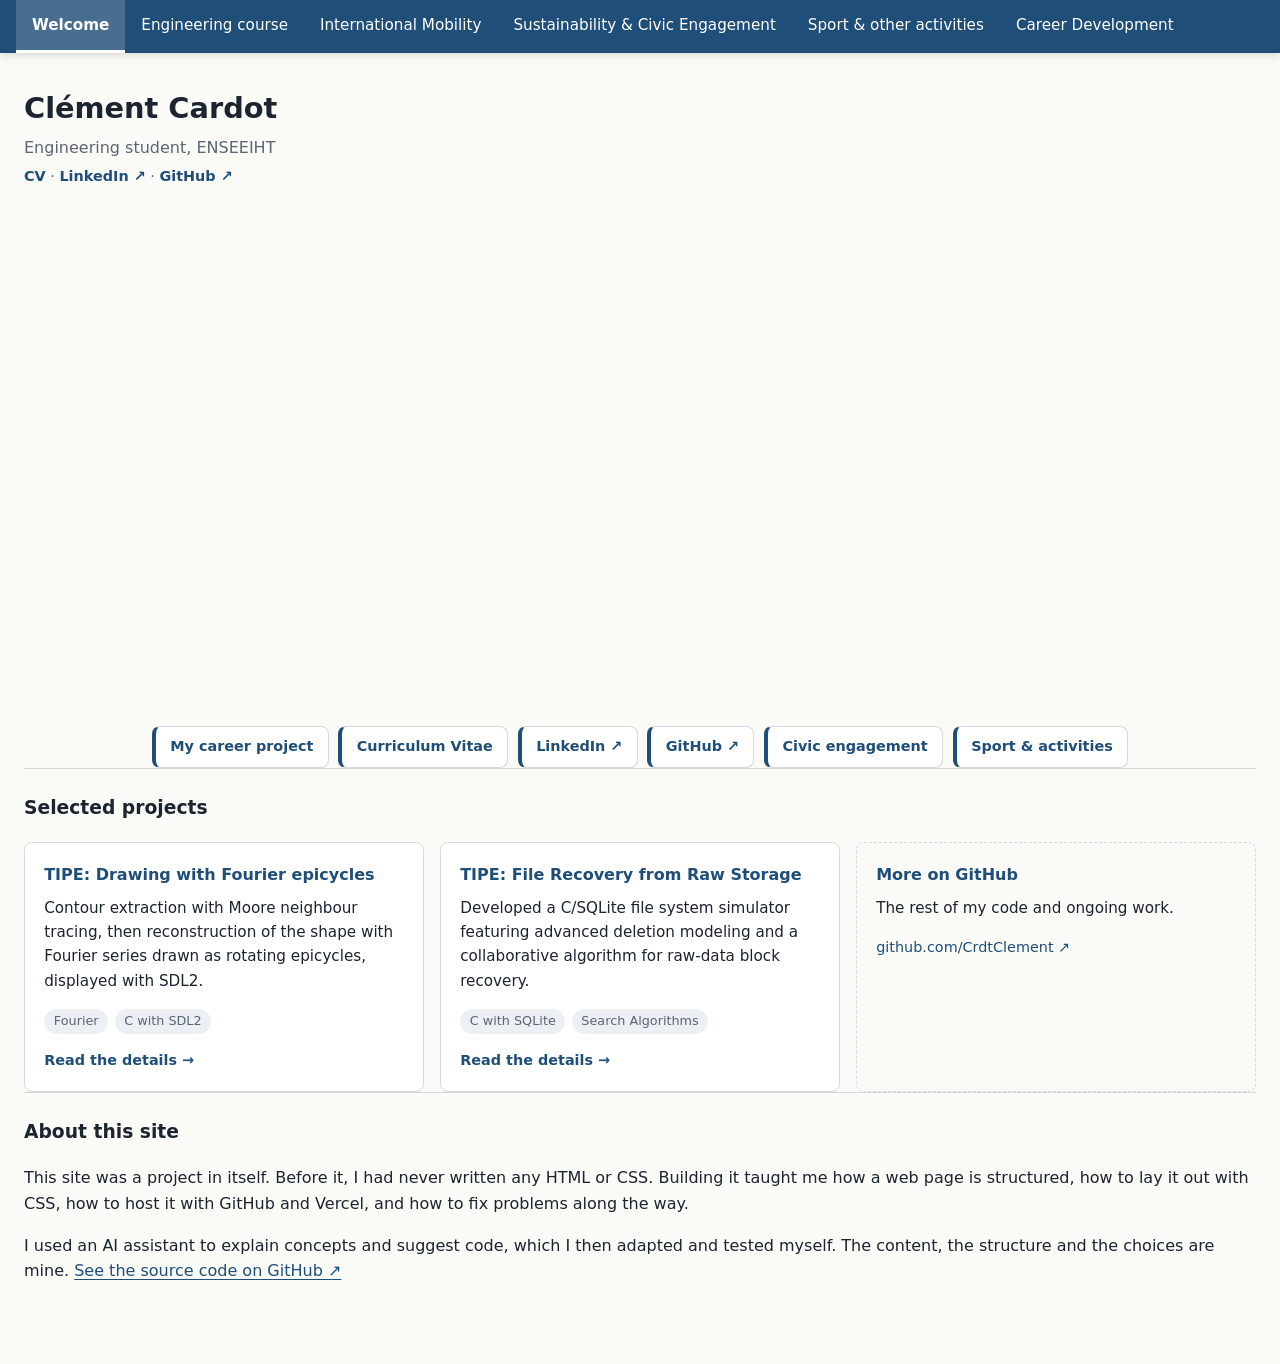
<file: index.html>
<!DOCTYPE html>
<html lang="en">
<head>
  <meta charset="UTF-8">
  <meta name="viewport" content="width=device-width, initial-scale=1">
  <title>Welcome | Clément</title>
  <link rel="stylesheet" href="style.css">
</head>
<body>
  <div class="sitebar" role="navigation" aria-label="Main navigation">
  <div class="sitebar-inner">
    <a href="index.html" aria-current="page">Welcome</a>
    <a href="engineering.html">Engineering course</a>
    <a href="mobility.html">International Mobility</a>
    <a href="civic.html">Sustainability &amp; Civic Engagement</a>
    <a href="sport.html">Sport &amp; other activities</a>
    <a href="career.html">Career Development</a>
  </div>
</div>

<header>
  <h1>Clément Cardot</h1>
  <p>Engineering student, ENSEEIHT</p>
  <p class="header-links">
    <a href="cv.html">CV</a> ·
    <a href="https://www.linkedin.com/in/cardot-clement" target="_blank" rel="noopener">LinkedIn ↗</a> ·
    <a href="https://github.com/CrdtClement" target="_blank" rel="noopener">GitHub ↗</a>
  </p>
</header>
  <main>
    <div style="text-align: center;">
      <div class="video-wrap" style="margin: 1rem auto 0;">
        <iframe
          src="https://www.youtube-nocookie.com/embed/1KjrwTMRfSI?cc_load_policy=1&cc_lang_pref=en&hl=en&rel=0"
          title="Pitch video by Clément Cardot"
          loading="lazy"
          referrerpolicy="strict-origin-when-cross-origin"
          allowfullscreen></iframe>
      </div>
      <div class="hero-actions" style="justify-content: center;">
      <a class="hero-link" href="career.html">My career project</a>
      <a class="hero-link" href="cv.html">Curriculum Vitae</a>
      <a class="hero-link" href="https://www.linkedin.com/in/cardot-clement" target="_blank" rel="noopener">LinkedIn ↗</a>
      <a class="hero-link" href="https://github.com/CrdtClement" target="_blank" rel="noopener">GitHub ↗</a>
      <a class="hero-link" href="civic.html">Civic engagement</a>
      <a class="hero-link" href="sport.html">Sport &amp; activities</a>
      </div>
    </div>
    
    <section class="home-section">
      <h3>Selected projects</h3>
      <div class="project-grid">

        <a class="project-card project-card-link" href="engineering.html#fourier">
          <h4>TIPE: Drawing with Fourier epicycles</h4>
          <p>
            Contour extraction with Moore neighbour tracing, then reconstruction
            of the shape with Fourier series drawn as rotating epicycles, displayed with SDL2.
          </p>
          <ul class="tags">
            <li>Fourier</li>
            <li>C with SDL2</li>
          </ul>
          <span class="card-more">Read the details →</span>
        </a>
        
        <a class="project-card project-card-link" href="engineering.html#file-recovery">
          <h4>TIPE: File Recovery from Raw Storage</h4>
          <p>
            Developed a C/SQLite file system simulator featuring advanced deletion
            modeling and a collaborative algorithm for raw-data block recovery.
          </p>
          <ul class="tags">
            <li>C with SQLite</li>
            <li>Search Algorithms</li>
          </ul>
          <span class="card-more">Read the details →</span>
        </a>

        <article class="project-card project-card-more">
          <h4>More on GitHub</h4>
          <p>The rest of my code and ongoing work.</p>
          <a class="back-to-top" href="https://github.com/CrdtClement" target="_blank" rel="noopener">github.com/CrdtClement ↗</a>
        </article>

      </div>
    </section>
    <section id="about-this-site" class="home-section">
    <h3>About this site</h3>
    <p>
      This site was a project in itself. Before it, I had never written any HTML or CSS.
      Building it taught me how a web page is structured, how to lay it out with CSS,
      how to host it with GitHub and Vercel, and how to fix problems along the way.
    </p>
    <p>
      I used an AI assistant to explain concepts and suggest code, which I then adapted
      and tested myself. The content, the structure and the choices are mine.
      <a href="https://github.com/CrdtClement/e-portfolio" target="_blank" rel="noopener">See the source code on GitHub ↗</a>
    </p>
  </section>
  </main>
</body>
</html>
</file>
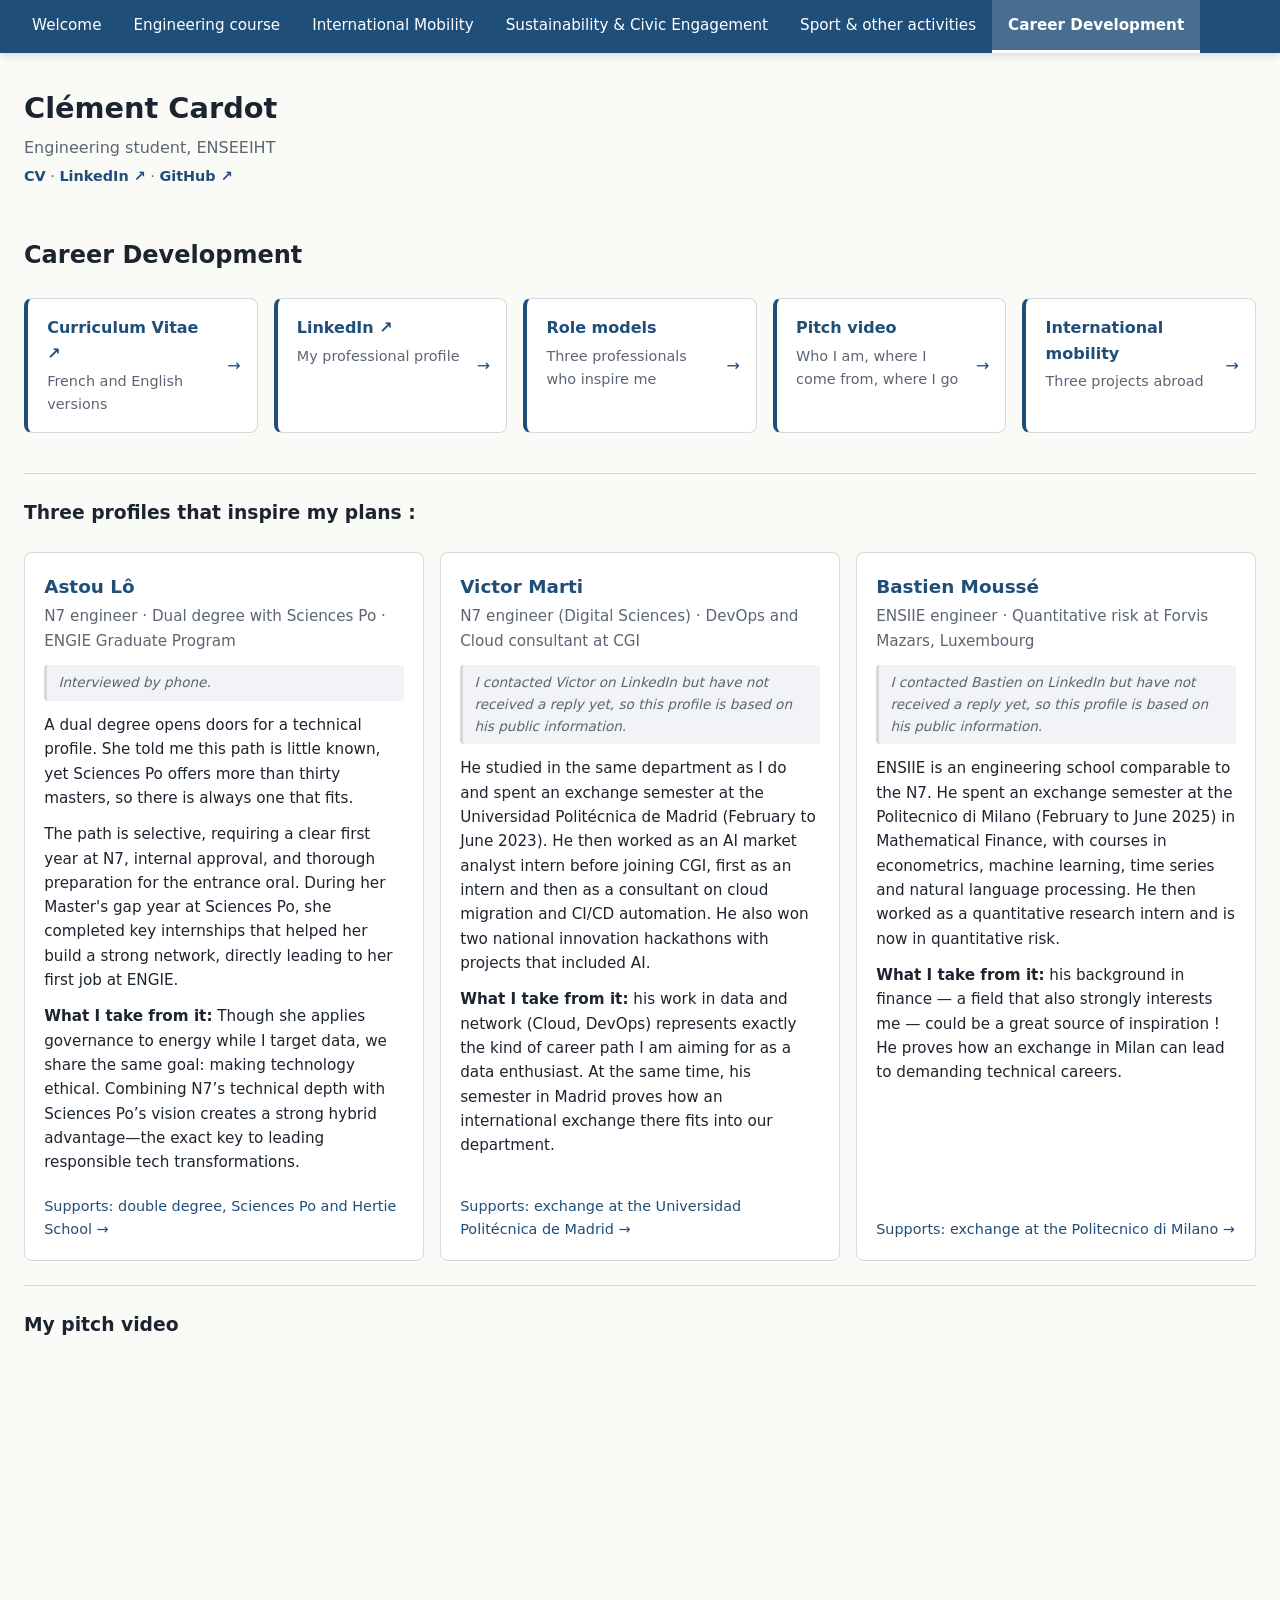
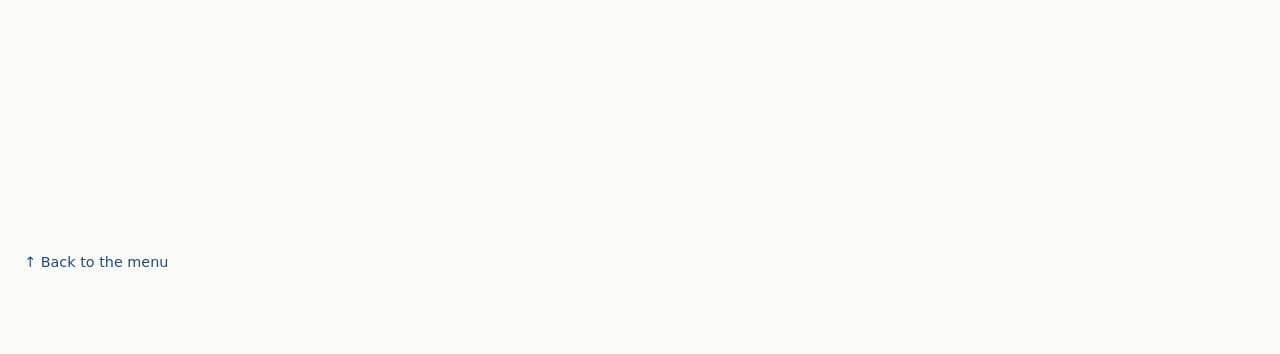
<file: career.html>
<!DOCTYPE html>
<html lang="en">
<head>
  <meta charset="UTF-8">
  <meta name="viewport" content="width=device-width, initial-scale=1">
  <title>Career Development | Clément</title>
  <link rel="stylesheet" href="style.css">
</head>
<body>
<div class="sitebar" role="navigation" aria-label="Main navigation">
  <div class="sitebar-inner">
    <a href="index.html" >Welcome</a>
    <a href="engineering.html">Engineering course</a>
    <a href="mobility.html">International Mobility</a>
    <a href="civic.html">Sustainability &amp; Civic Engagement</a>
    <a href="sport.html">Sport &amp; other activities</a>
    <a href="career.html" aria-current="page">Career Development</a>
  </div>
</div>

<header>
  <h1>Clément Cardot</h1>
  <p>Engineering student, ENSEEIHT</p>
  <p class="header-links">
    <a href="cv.html">CV</a> ·
    <a href="https://www.linkedin.com/in/cardot-clement" target="_blank" rel="noopener">LinkedIn ↗</a> ·
    <a href="https://github.com/CrdtClement" target="_blank" rel="noopener">GitHub ↗</a>
  </p>
</header>
  <main>
  <h2>Career Development</h2>
  <!-- Sub-menu -->
  <nav class="career-menu" aria-label="Career Development sections">
    <a class="career-card" href="cv.html">
      <span class="career-card-title">Curriculum Vitae ↗</span>
      <span class="career-card-text">French and English versions</span>
    </a>
      <a class="career-card" href="https://www.linkedin.com/in/cardot-clement" target="_blank" rel="noopener">
      <span class="career-card-title">LinkedIn ↗</span>
      <span class="career-card-text">My professional profile</span>
    </a>
    <a class="career-card" href="#role-models">
      <span class="career-card-title">Role models</span>
      <span class="career-card-text">Three professionals who inspire me</span>
    </a>    
    <a class="career-card" href="#pitch-video">
      <span class="career-card-title">Pitch video</span>
      <span class="career-card-text">Who I am, where I come from, where I go</span>
    </a>
    <a class="career-card" href="mobility.html">
      <span class="career-card-title">International mobility</span>
      <span class="career-card-text">Three projects abroad</span>
    </a>
  </nav>

  <section id="role-models" class="career-section">
    <h3>Three profiles that inspire my plans : </h3>  
    <div class="role-grid">
  
      <article class="role-card">
        <h4>Astou Lô</h4>
        <p class="meta">N7 engineer · Dual degree with Sciences Po · ENGIE Graduate Program</p>
        <p class="role-note">Interviewed by phone.</p>
        <p>
          A dual degree opens doors for a technical profile. She told me this path
          is little known, yet Sciences Po offers more than thirty masters, so there
          is always one that fits.
        </p>
        <p>
          The path is selective, requiring a clear first year at N7, internal approval, 
          and thorough preparation for the entrance oral. During her Master's gap year at 
          Sciences Po, she completed key internships that helped her build a strong network, 
          directly leading to her first job at ENGIE.
        </p>
        <p>
          <strong>What I take from it:</strong> Though she applies governance to energy while I target data,
          we share the same goal: making technology ethical. Combining N7’s technical depth with Sciences Po’s 
          vision creates a strong hybrid advantage—the exact key to leading responsible tech transformations.
        </p>
        <a class="back-to-top role-link" href="mobility.html">Supports: double degree, Sciences Po and Hertie School →</a>
      </article>
  
      <article class="role-card">
        <h4>Victor Marti</h4>
        <p class="meta">N7 engineer (Digital Sciences) · DevOps and Cloud consultant at CGI</p>
        <p class="role-note">I contacted Victor on LinkedIn but have not received a reply yet, so this profile is based on his public information.</p>
        <p>
          He studied in the same department as I do and spent an exchange semester at
          the Universidad Politécnica de Madrid (February to June 2023). He then worked
          as an AI market analyst intern before joining CGI, first as an intern and then
          as a consultant on cloud migration and CI/CD automation. He also won two
          national innovation hackathons with projects that included AI.
        </p>
        <p>
          <strong>What I take from it:</strong> his work in data and network (Cloud, DevOps) 
          represents exactly the kind of career path I am aiming for as a data enthusiast. 
          At the same time, his semester in Madrid proves how an international exchange there fits into our department.
        </p>
        <a class="back-to-top role-link" href="mobility.html">Supports: exchange at the Universidad Politécnica de Madrid →</a>
      </article>
  
      <article class="role-card">
        <h4>Bastien Moussé</h4>
        <p class="meta">ENSIIE engineer · Quantitative risk at Forvis Mazars, Luxembourg</p>
        <p class="role-note">I contacted Bastien on LinkedIn but have not received a reply yet, so this profile is based on his public information.</p>
        <p>
          ENSIIE is an engineering school comparable to the N7. He spent an exchange
          semester at the Politecnico di Milano (February to June 2025) in Mathematical
          Finance, with courses in econometrics, machine learning, time series and natural
          language processing. He then worked as a quantitative research intern and is now
          in quantitative risk.
        </p>
        <p>
          <strong>What I take from it:</strong> his background in finance — a field that also 
          strongly interests me — could be a great source of inspiration ! He proves how an 
          exchange in Milan can lead to demanding technical careers.
        </p>
        <a class="back-to-top role-link" href="mobility.html">Supports: exchange at the Politecnico di Milano →</a>
      </article>
  
    </div>
  </section>
  <section class="career-section" id="pitch-video">
    <h3>My pitch video</h3>
    <div class="video-wrap" style="margin: 1rem auto 0;">
      <iframe
        src="https://www.youtube-nocookie.com/embed/1KjrwTMRfSI?cc_load_policy=1&cc_lang_pref=en&hl=en&rel=0"
        title="Pitch video by Clément Cardot"
        loading="lazy"
        referrerpolicy="strict-origin-when-cross-origin"
        allowfullscreen>
      </iframe>
    </div>
  </section>
<p><a class="back-to-top" href="#top">↑ Back to the menu</a></p>
</main>
</body>
</html>
</file>
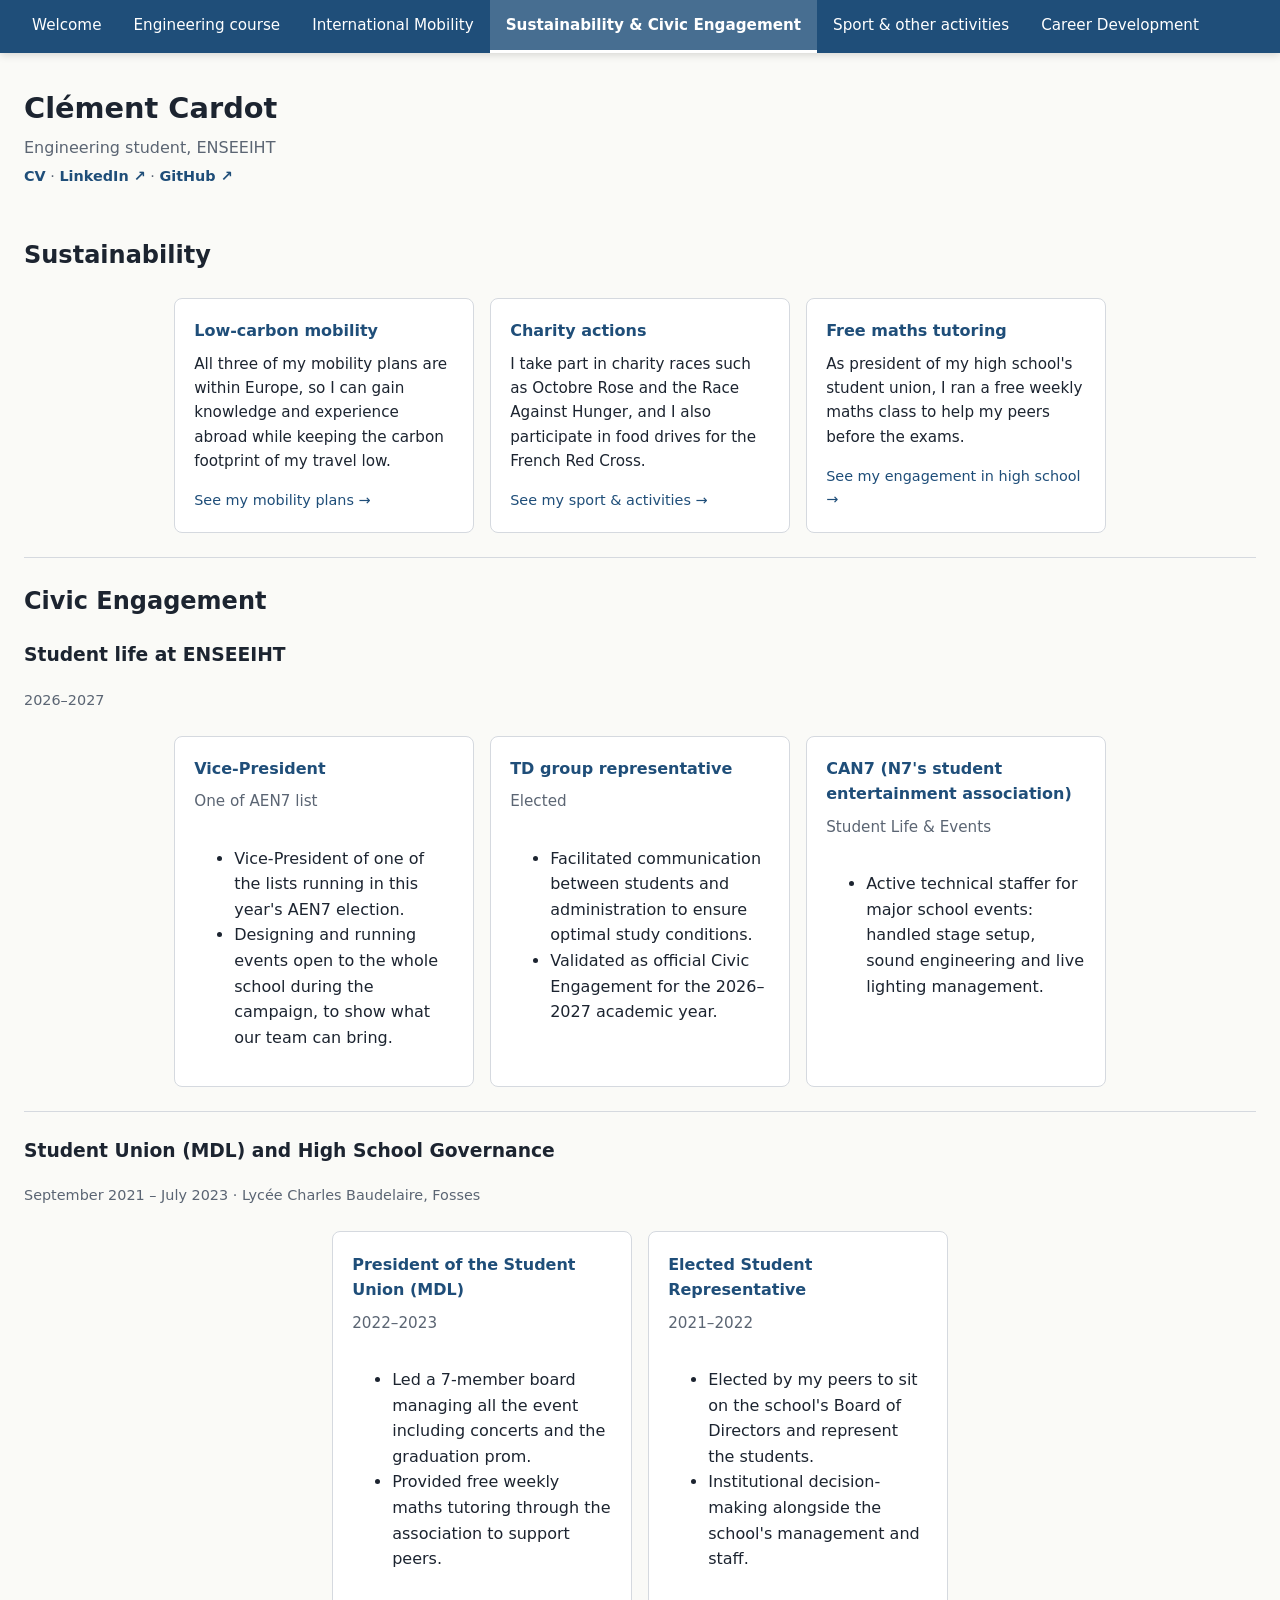
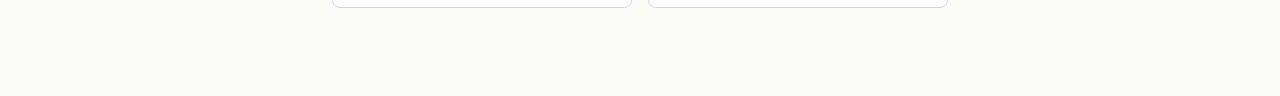
<file: civic.html>
<!DOCTYPE html>
<html lang="en">
<head>
  <meta charset="UTF-8">
  <meta name="viewport" content="width=device-width, initial-scale=1">
  <title>Sustainability &amp; Civic Engagement | Clément</title>
  <link rel="stylesheet" href="style.css">
</head>
<body>
  <div class="sitebar" role="navigation" aria-label="Main navigation">
  <div class="sitebar-inner">
    <a href="index.html" >Welcome</a>
    <a href="engineering.html">Engineering course</a>
    <a href="mobility.html">International Mobility</a>
    <a href="civic.html"aria-current="page">Sustainability &amp; Civic Engagement</a>
    <a href="sport.html">Sport &amp; other activities</a>
    <a href="career.html" >Career Development</a>
  </div>
</div>

<header>
  <h1>Clément Cardot</h1>
  <p>Engineering student, ENSEEIHT</p>
  <p class="header-links">
    <a href="cv.html">CV</a> ·
    <a href="https://www.linkedin.com/in/cardot-clement" target="_blank" rel="noopener">LinkedIn ↗</a> ·
    <a href="https://github.com/CrdtClement" target="_blank" rel="noopener">GitHub ↗</a>
  </p>
</header>
  <main>
    <section class="career-section first-section">
      <h2>Sustainability</h2>    
      <div class="card-row">
    
        <article class="project-card">
          <h4>Low-carbon mobility</h4>
          <p>
            All three of my mobility plans are within Europe, so I can gain knowledge
            and experience abroad while keeping the carbon footprint of my travel low.
          </p>
          <a class="back-to-top" href="mobility.html">See my mobility plans →</a>
        </article>
    
        <article class="project-card">
          <h4>Charity actions</h4>
          <p>
            I take part in charity races such as Octobre Rose and the Race Against Hunger, 
            and I also participate in food drives for the French Red Cross.
          </p>
          <a class="back-to-top" href="sport.html">See my sport &amp; activities →</a>
        </article>
    
        <article class="project-card">
          <h4>Free maths tutoring</h4>
          <p>
            As president of my high school's student union, I ran a free weekly
            maths class to help my peers before the exams.
          </p>
          <a class="back-to-top" href="#CivicHighschool">See my engagement in high school →</a>
        </article>
    
      </div>

    </section>

    <section class="career-section">
      <h2>Civic Engagement</h2>  
      <h3>Student life at ENSEEIHT</h3>
      <p class="meta">2026–2027</p>
  
      <div class="card-row">
  
        <article class="project-card">
          <h4>Vice-President </h4>
          <p class="meta">One of AEN7 list</p>
          <ul class="detail-list">
            <li>Vice-President of one of the lists running in this year's AEN7 election.</li>
            <li>Designing and running events open to the whole school during the campaign, to show what our team can bring.</li>
          </ul>
        </article>
  
        <article class="project-card">
          <h4>TD group representative</h4>
          <p class="meta">Elected</p>
          <ul class="detail-list">
            <li>Facilitated communication between students and administration to ensure optimal study conditions.</li>
            <li>Validated as official Civic Engagement for the 2026–2027 academic year.</li>
          </ul>
        </article>
  
        <article class="project-card">
          <h4>CAN7 (N7's student entertainment association)</h4>
          <p class="meta">Student Life &amp; Events</p>
          <ul class="detail-list">
            <li>Active technical staffer for major school events: handled stage setup, sound engineering and live lighting management.</li>
          </ul>
        </article>
  
      </div>
    </section>
  
    <section class="career-section" id="CivicHighschool">
      <h3>Student Union (MDL) and High School Governance</h3>
      <p class="meta">September 2021 – July 2023 · Lycée Charles Baudelaire, Fosses</p>
  
      <div class="card-row">
  
        <article class="project-card">
          <h4>President of the Student Union (MDL)</h4>
          <p class="meta">2022–2023</p>
          <ul class="detail-list">
            <li>Led a 7-member board managing all the event including concerts and the graduation prom.</li>
            <li>Provided free weekly maths tutoring through the association to support peers.</li>
          </ul>
        </article>
  
        <article class="project-card">
          <h4>Elected Student Representative</h4>
          <p class="meta">2021–2022</p>
          <ul class="detail-list">
            <li>Elected by my peers to sit on the school's Board of Directors and represent the students.</li>
            <li>Institutional decision-making alongside the school's management and staff.</li>
          </ul>
        </article>
  
      </div>
    </section>
    
  </main>
</body>
</html>
</file>
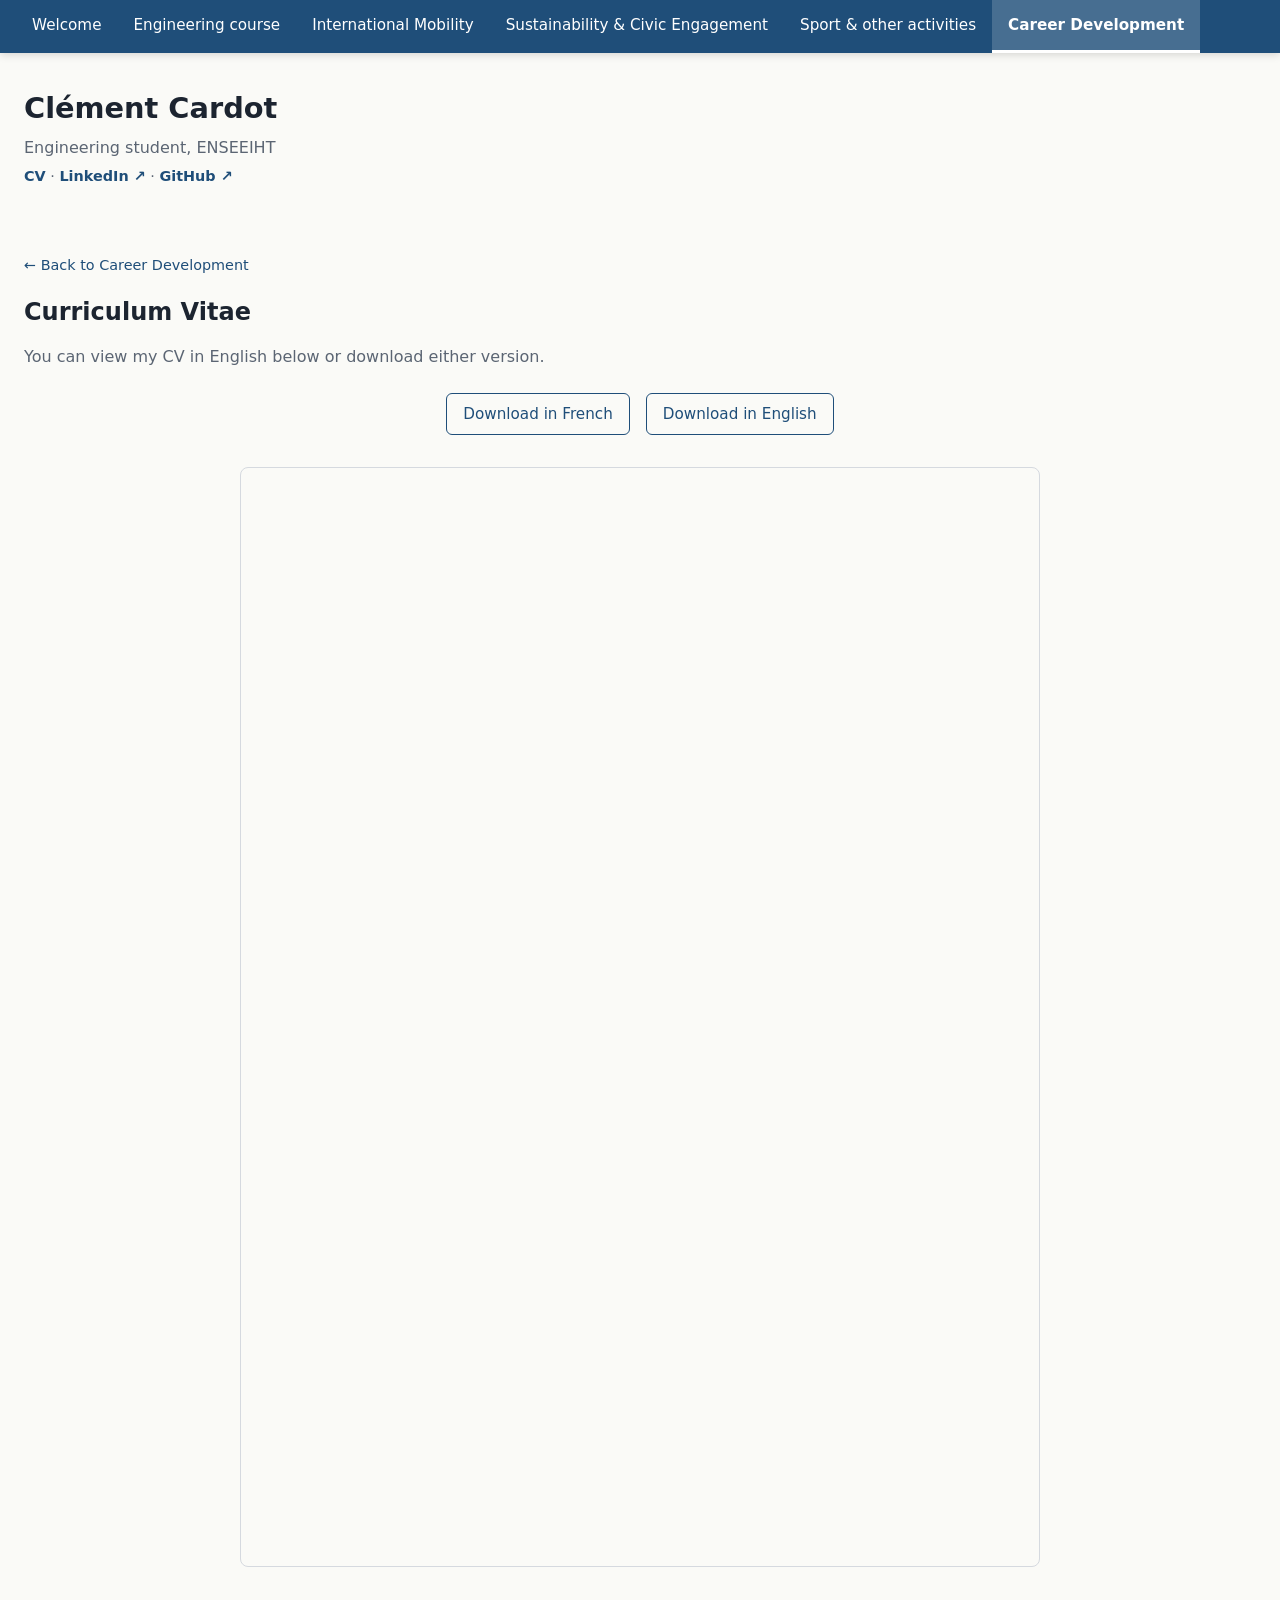
<file: cv.html>
<!DOCTYPE html>
<html lang="en">
<head>
  <meta charset="UTF-8">
  <meta name="viewport" content="width=device-width, initial-scale=1">
  <title>Curriculum Vitae | Clément</title>
  <link rel="stylesheet" href="style.css">
</head>
<div class="sitebar" role="navigation" aria-label="Main navigation">
  <div class="sitebar-inner">
    <a href="index.html" >Welcome</a>
    <a href="engineering.html">Engineering course</a>
    <a href="mobility.html">International Mobility</a>
    <a href="civic.html">Sustainability &amp; Civic Engagement</a>
    <a href="sport.html">Sport &amp; other activities</a>
    <a href="career.html" aria-current="page">Career Development</a>
  </div>
</div>

<header>
  <h1>Clément Cardot</h1>
  <p>Engineering student, ENSEEIHT</p>
  <p class="header-links">
    <a href="cv.html">CV</a> ·
    <a href="https://www.linkedin.com/in/cardot-clement" target="_blank" rel="noopener">LinkedIn ↗</a> ·
    <a href="https://github.com/CrdtClement" target="_blank" rel="noopener">GitHub ↗</a>
  </p>
</header>
  <main>
    <p><a class="back-to-top" href="career.html">← Back to Career Development</a></p>
    <h2>Curriculum Vitae</h2>
    <p class="section-intro">You can view my CV in English below or download either version.</p>

    <div class="cv-container">
      <a class="btn-cv-secondary" href="CARDOT_Clément_CV_Français.pdf" download>Download in French</a>
      <a class="btn-cv-secondary" href="CARDOT_Clément_CV.pdf" download>Download in English</a>
    </div>

    <iframe class="cv-viewer" src="CARDOT_Clément_CV.pdf#view=FitH" title="CV in English">
      <p>Your browser cannot display PDFs. <a href="CARDOT_Clément_CV.pdf">Download the CV</a>.</p>
    </iframe>
  </main>
</body>
</html>
</file>
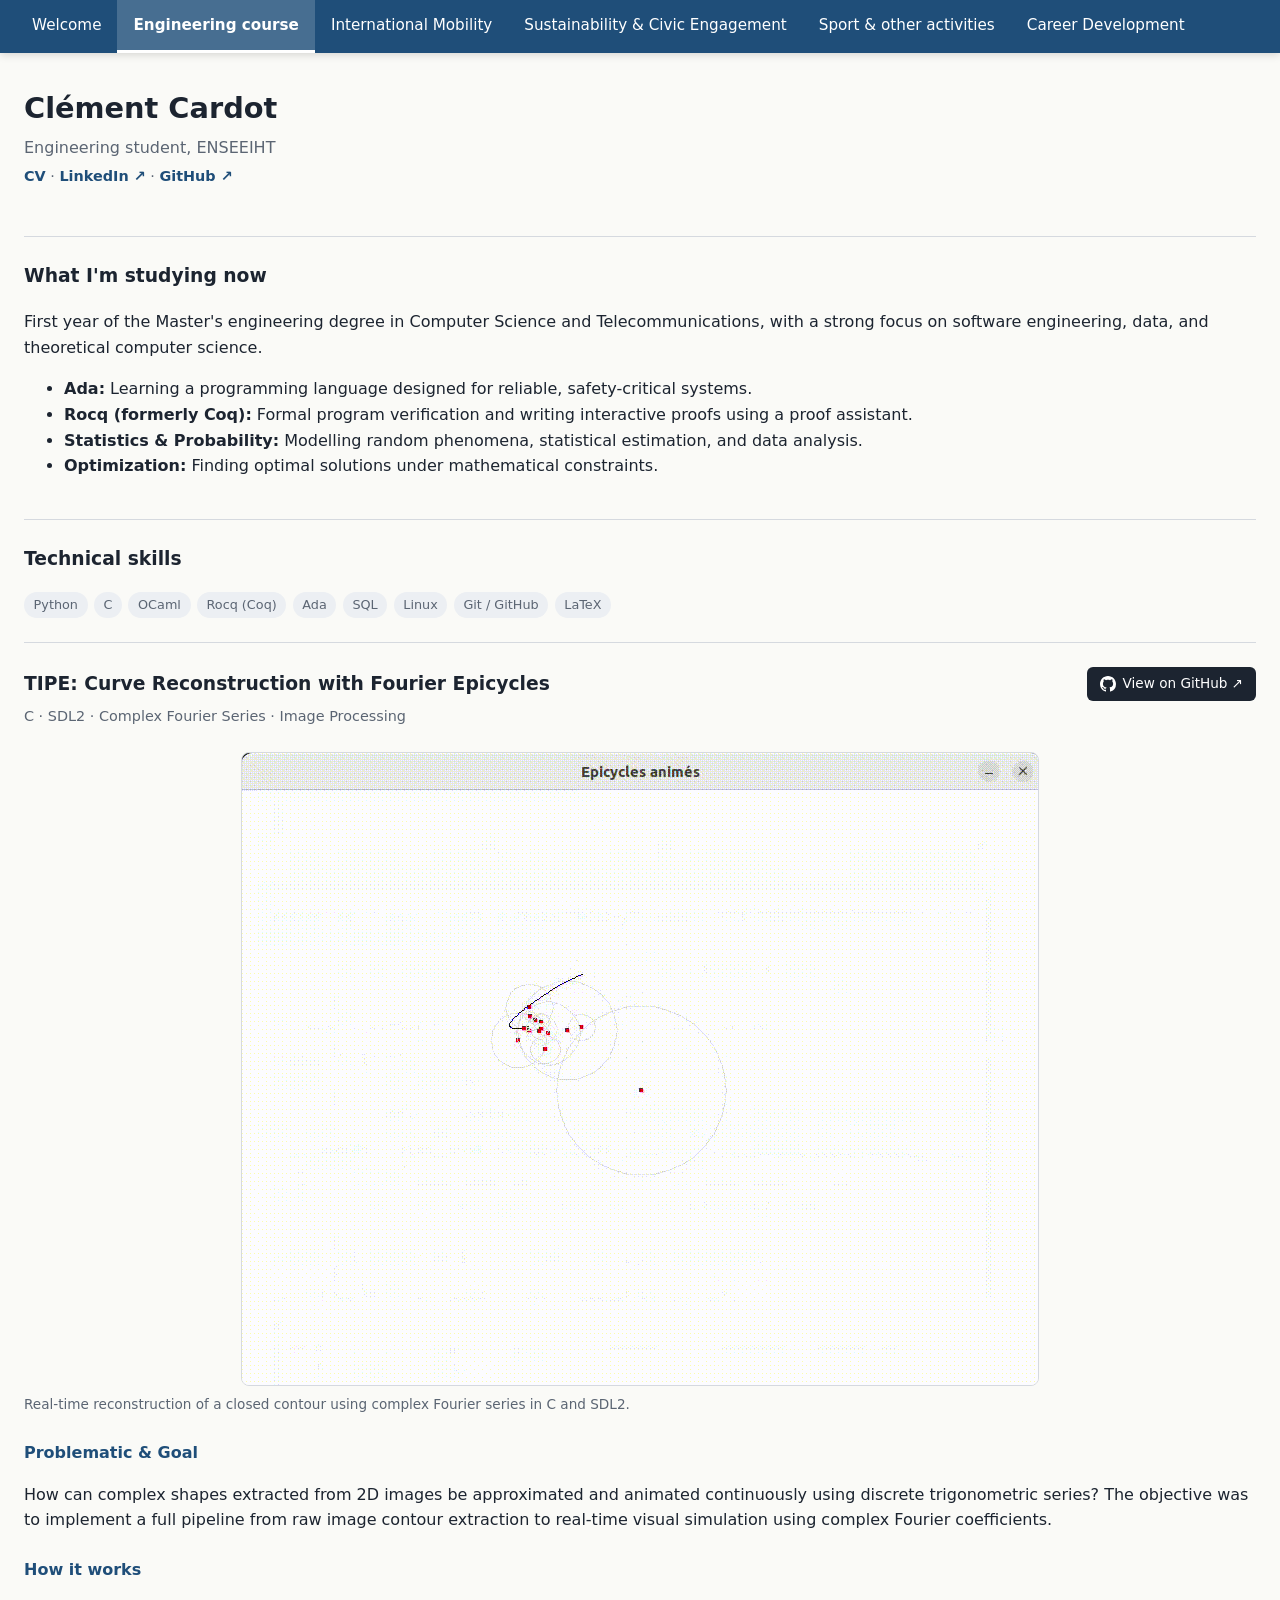
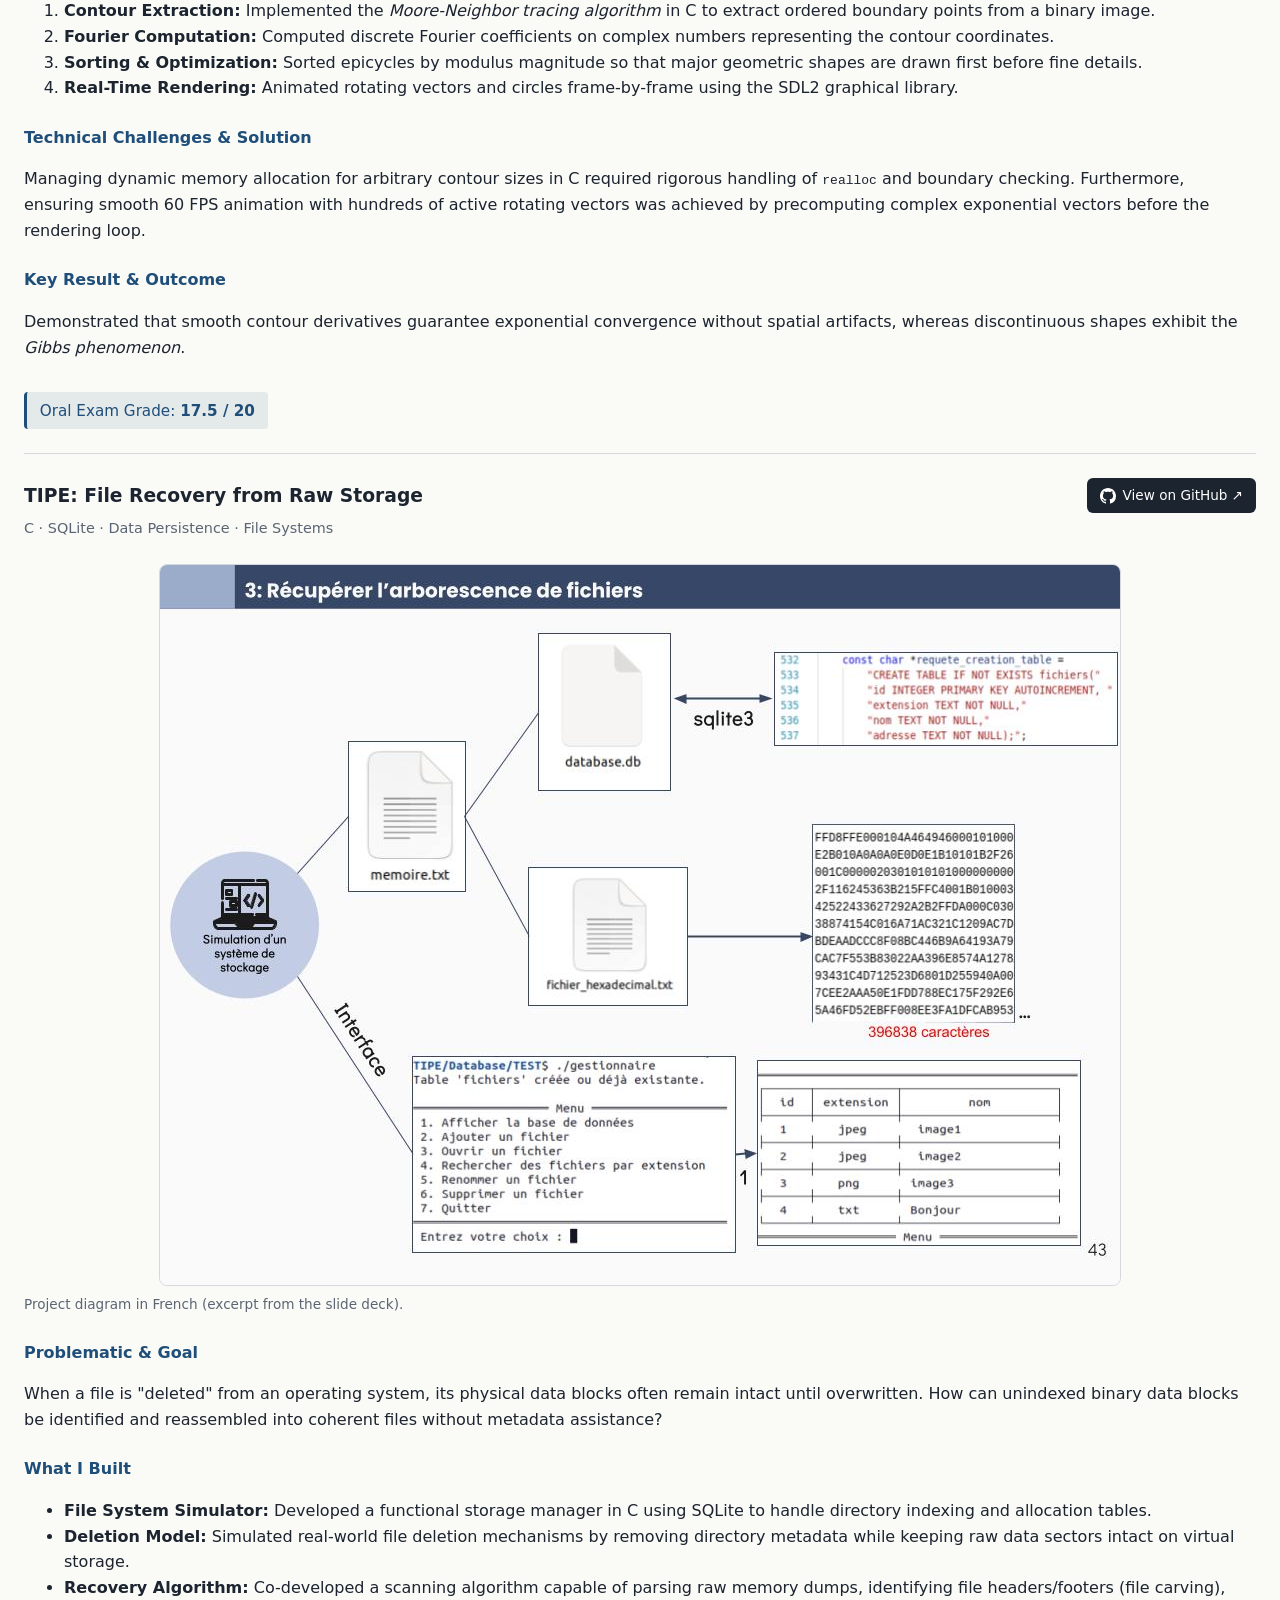
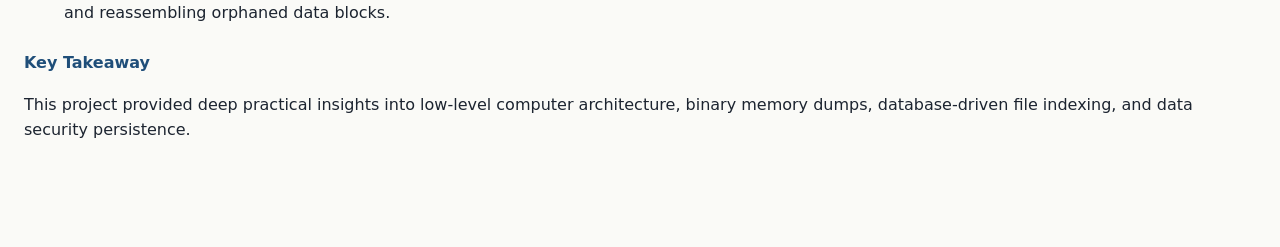
<file: engineering.html>
<!DOCTYPE html>
<html lang="en">
<head>
  <meta charset="UTF-8">
  <meta name="viewport" content="width=device-width, initial-scale=1">
  <title>Engineering course | Clément</title>
  <link rel="stylesheet" href="style.css">
</head>
<body>
  <div class="sitebar" role="navigation" aria-label="Main navigation">
    <div class="sitebar-inner">
      <a href="index.html" >Welcome</a>
      <a href="engineering.html" aria-current="page">Engineering course</a>
      <a href="mobility.html">International Mobility</a>
      <a href="civic.html">Sustainability &amp; Civic Engagement</a>
      <a href="sport.html">Sport &amp; other activities</a>
      <a href="career.html">Career Development</a>
    </div>
  </div>
  
  <header>
    <h1>Clément Cardot</h1>
    <p>Engineering student, ENSEEIHT</p>
    <p class="header-links">
      <a href="cv.html">CV</a> ·
      <a href="https://www.linkedin.com/in/cardot-clement" target="_blank" rel="noopener">LinkedIn ↗</a> ·
      <a href="https://github.com/CrdtClement" target="_blank" rel="noopener">GitHub ↗</a>
    </p>
  </header>

  <main>
    <!-- What I'm studying now -->
    <section class="career-section">
      <h3>What I'm studying now</h3>
      <p>
        First year of the Master's engineering degree in Computer Science and Telecommunications, with a strong focus on software engineering, data, and theoretical computer science.
      </p>
      <ul class="detail-list">
        <li><strong>Ada:</strong> Learning a programming language designed for reliable, safety-critical systems.</li>
        <li><strong>Rocq (formerly Coq):</strong> Formal program verification and writing interactive proofs using a proof assistant.</li>
        <li><strong>Statistics &amp; Probability:</strong> Modelling random phenomena, statistical estimation, and data analysis.</li>
        <li><strong>Optimization:</strong> Finding optimal solutions under mathematical constraints.</li>
      </ul>
    </section>
  
    <!-- Technical skills -->
    <section class="career-section">
      <h3>Technical skills</h3>
      <ul class="tags">
        <li>Python</li>
        <li>C</li>
        <li>OCaml</li>
        <li>Rocq (Coq)</li>
        <li>Ada</li>
        <li>SQL</li>
        <li>Linux</li>
        <li>Git / GitHub</li>
        <li>LaTeX</li>
      </ul>
    </section>
    
    <!-- PROJECT 1: Fourier -->
    <section class="career-section project-detail" id="fourier">
      <div class="project-header" style="text-align: center;">
        <h3>TIPE: Curve Reconstruction with Fourier Epicycles</h3>
        <a href="https://github.com/CrdtClement/Fourier-Epicycles---Closed-Curve-Reconstruction" target="_blank" rel="noopener noreferrer" class="github-link">
          <svg width="16" height="16" viewBox="0 0 24 24" fill="currentColor"><path d="M12 0C5.37 0 0 5.37 0 12c0 5.31 3.435 9.795 8.205 11.385.6.105.825-.255.825-.57 0-.285-.015-1.23-.015-2.235-3.015.555-3.795-.735-4.035-1.41-.135-.345-.72-1.41-1.23-1.695-.42-.225-1.02-.78-.015-.795.945-.015 1.62.87 1.845 1.23 1.08 1.815 2.805 1.305 3.495.99.105-.78.42-1.305.765-1.605-2.67-.3-5.46-1.335-5.46-5.925 0-1.305.465-2.385 1.23-3.225-.12-.3-.54-1.53.12-3.18 0 0 1.005-.315 3.3 1.23.96-.27 1.98-.405 3-.405s2.04.135 3 .405c2.295-1.56 3.3-1.23 3.3-1.23.66 1.65.24 2.88.12 3.18.765.84 1.23 1.905 1.23 3.225 0 4.605-2.805 5.625-5.475 5.925.435.375.81 1.095.81 2.22 0 1.605-.015 2.895-.015 3.3 0 .315.225.69.825.57A12.02 12.02 0 0024 12c0-6.63-5.37-12-12-12z"/></svg>
          View on GitHub ↗
        </a>
      </div>
      
      <p class="meta">C · SDL2 · Complex Fourier Series · Image Processing</p>
  
      <figure>
        <img src="images/epicycles.gif" alt="Animation of rotating circles (epicycles) progressively redrawing a contour" loading="lazy" style="margin: 0 auto;">
        <figcaption>Real-time reconstruction of a closed contour using complex Fourier series in C and SDL2.</figcaption>
      </figure>
  
      <h4>Problematic &amp; Goal</h4>
      <p>
        How can complex shapes extracted from 2D images be approximated and animated continuously using discrete trigonometric series? The objective was to implement a full pipeline from raw image contour extraction to real-time visual simulation using complex Fourier coefficients.
      </p>
  
      <h4>How it works</h4>
      <ol class="detail-list">
        <li><strong>Contour Extraction:</strong> Implemented the <em>Moore-Neighbor tracing algorithm</em> in C to extract ordered boundary points from a binary image.</li>
        <li><strong>Fourier Computation:</strong> Computed discrete Fourier coefficients on complex numbers representing the contour coordinates.</li>
        <li><strong>Sorting &amp; Optimization:</strong> Sorted epicycles by modulus magnitude so that major geometric shapes are drawn first before fine details.</li>
        <li><strong>Real-Time Rendering:</strong> Animated rotating vectors and circles frame-by-frame using the SDL2 graphical library.</li>
      </ol>

      <h4>Technical Challenges &amp; Solution</h4>
      <p>
        Managing dynamic memory allocation for arbitrary contour sizes in C required rigorous handling of <code>realloc</code> and boundary checking. Furthermore, ensuring smooth 60 FPS animation with hundreds of active rotating vectors was achieved by precomputing complex exponential vectors before the rendering loop.
      </p>
  
      <h4>Key Result &amp; Outcome</h4>
      <p>
        Demonstrated that smooth contour derivatives guarantee exponential convergence without spatial artifacts, whereas discontinuous shapes exhibit the <em>Gibbs phenomenon</em>.
      </p>
      <div class="grade-badge">Oral Exam Grade: <strong>17.5 / 20</strong></div>
    </section>
  
    <!-- PROJECT 2: File Recovery -->
    <section class="career-section project-detail" id="file-recovery">
      <div class="project-header">
        <h3>TIPE: File Recovery from Raw Storage</h3>
        <a href="https://github.com/CrdtClement/File-Manager-Simulation---File-Recovery-from-Raw-Storage" target="_blank" rel="noopener noreferrer" class="github-link">
          <svg width="16" height="16" viewBox="0 0 24 24" fill="currentColor"><path d="M12 0C5.37 0 0 5.37 0 12c0 5.31 3.435 9.795 8.205 11.385.6.105.825-.255.825-.57 0-.285-.015-1.23-.015-2.235-3.015.555-3.795-.735-4.035-1.41-.135-.345-.72-1.41-1.23-1.695-.42-.225-1.02-.78-.015-.795.945-.015 1.62.87 1.845 1.23 1.08 1.815 2.805 1.305 3.495.99.105-.78.42-1.305.765-1.605-2.67-.3-5.46-1.335-5.46-5.925 0-1.305.465-2.385 1.23-3.225-.12-.3-.54-1.53.12-3.18 0 0 1.005-.315 3.3 1.23.96-.27 1.98-.405 3-.405s2.04.135 3 .405c2.295-1.56 3.3-1.23 3.3-1.23.66 1.65.24 2.88.12 3.18.765.84 1.23 1.905 1.23 3.225 0 4.605-2.805 5.625-5.475 5.925.435.375.81 1.095.81 2.22 0 1.605-.015 2.895-.015 3.3 0 .315.225.69.825.57A12.02 12.02 0 0024 12c0-6.63-5.37-12-12-12z"/></svg>
          View on GitHub ↗
        </a>
      </div>

      <p class="meta">C · SQLite · Data Persistence · File Systems</p>
  
      <figure>
        <img src="images/file-recovery.jpg" alt="Diagram of the file system simulator and the recovery of deleted blocks" loading="lazy" style="margin: 0 auto;">
        <figcaption>Project diagram in French (excerpt from the slide deck).</figcaption>
      </figure>
  
      <h4>Problematic &amp; Goal</h4>
      <p>
        When a file is "deleted" from an operating system, its physical data blocks often remain intact until overwritten. How can unindexed binary data blocks be identified and reassembled into coherent files without metadata assistance?
      </p>
  
      <h4>What I Built</h4>
      <ul class="detail-list">
        <li><strong>File System Simulator:</strong> Developed a functional storage manager in C using SQLite to handle directory indexing and allocation tables.</li>
        <li><strong>Deletion Model:</strong> Simulated real-world file deletion mechanisms by removing directory metadata while keeping raw data sectors intact on virtual storage.</li>
        <li><strong>Recovery Algorithm:</strong> Co-developed a scanning algorithm capable of parsing raw memory dumps, identifying file headers/footers (file carving), and reassembling orphaned data blocks.</li>
      </ul>

      <h4>Key Takeaway</h4>
      <p>
        This project provided deep practical insights into low-level computer architecture, binary memory dumps, database-driven file indexing, and data security persistence.
      </p>
    </section>
  </main>
</body>
</html>
</file>
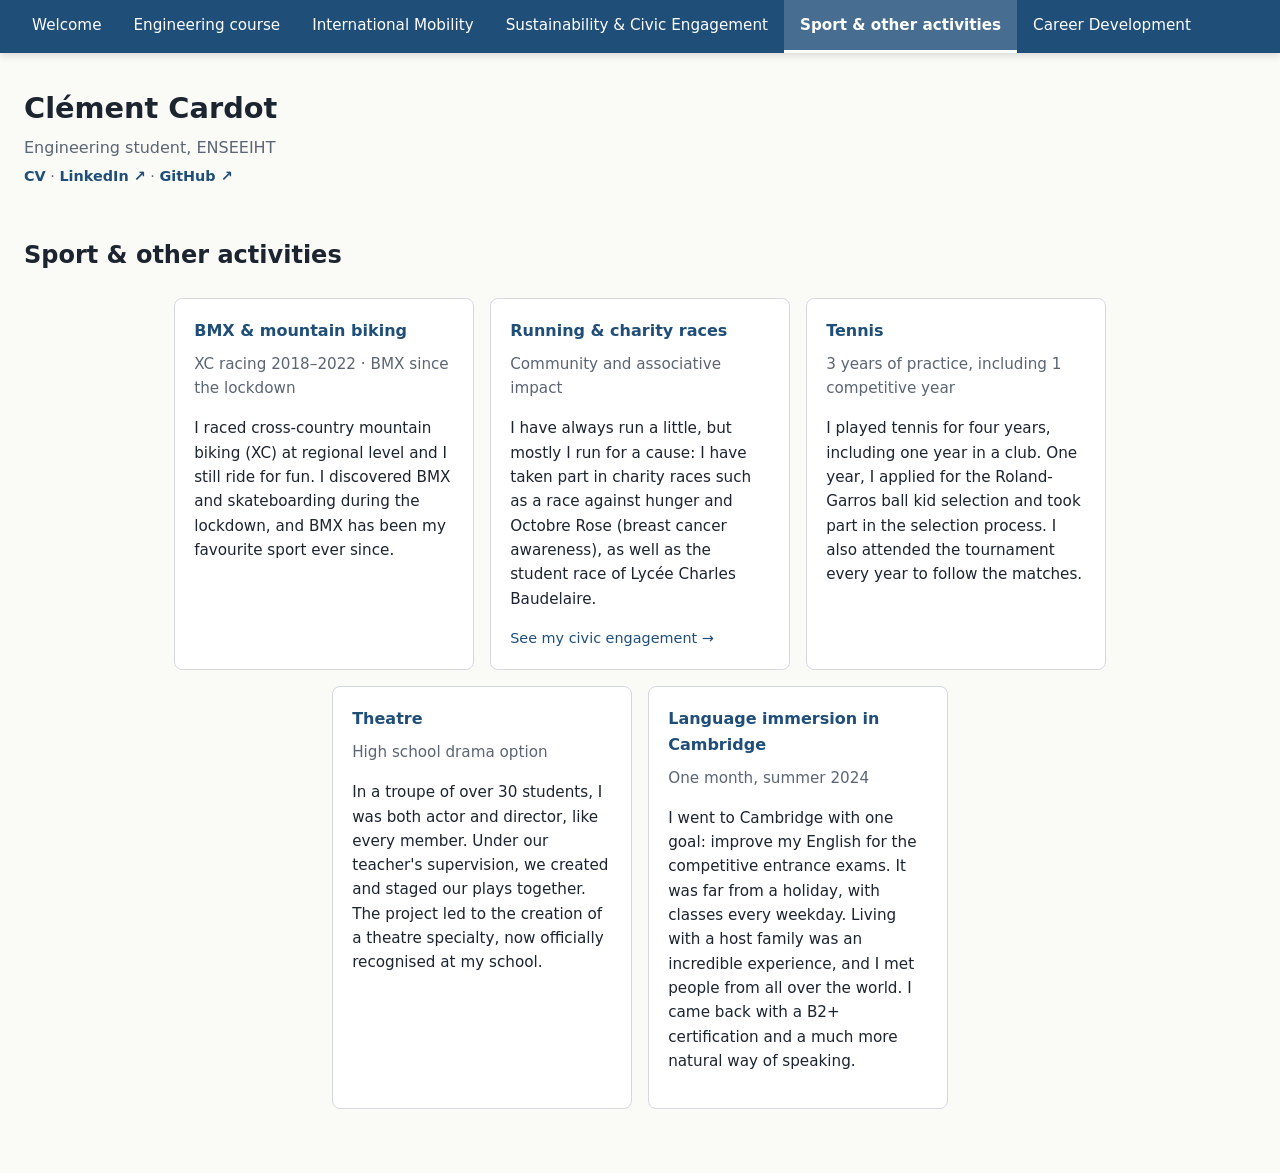
<file: sport.html>
<!DOCTYPE html>
<html lang="en">
<head>
  <meta charset="UTF-8">
  <meta name="viewport" content="width=device-width, initial-scale=1">
  <title>Sport &amp; other activities | Clément</title>
  <link rel="stylesheet" href="style.css">
</head>
<body>
<body>
  <div class="sitebar" role="navigation" aria-label="Main navigation">
    <div class="sitebar-inner">
      <a href="index.html" >Welcome</a>
      <a href="engineering.html" >Engineering course</a>
      <a href="mobility.html">International Mobility</a>
      <a href="civic.html">Sustainability &amp; Civic Engagement</a>
      <a href="sport.html" aria-current="page">Sport &amp; other activities</a>
      <a href="career.html">Career Development</a>
    </div>
  </div>
  
  <header>
    <h1>Clément Cardot</h1>
    <p>Engineering student, ENSEEIHT</p>
    <p class="header-links">
      <a href="cv.html">CV</a> ·
      <a href="https://www.linkedin.com/in/cardot-clement" target="_blank" rel="noopener">LinkedIn ↗</a> ·
      <a href="https://github.com/CrdtClement" target="_blank" rel="noopener">GitHub ↗</a>
    </p>
  </header>
<main>
  <h2>Sport &amp; other activities</h2>

  <div class="card-row">

    <article class="project-card">
      <h4>BMX &amp; mountain biking</h4>
      <p class="meta">XC racing 2018–2022 · BMX since the lockdown</p>
      <p>
        I raced cross-country mountain biking (XC) at regional level and I still
        ride for fun. I discovered BMX and skateboarding during the lockdown,
        and BMX has been my favourite sport ever since.
      </p>
    </article>

    <article class="project-card">
      <h4>Running &amp; charity races</h4>
      <p class="meta">Community and associative impact</p>
      <p>
        I have always run a little, but mostly I run for a cause: I have taken
        part in charity races such as a race against hunger and Octobre Rose
        (breast cancer awareness), as well as the student race of Lycée Charles Baudelaire.
      </p>
      <a class="back-to-top" href="civic.html">See my civic engagement →</a>
    </article>

    <article class="project-card">
      <h4>Tennis</h4>
      <p class="meta">3 years of practice, including 1 competitive year</p>
      <p>
        I played tennis for four years, including one year in a club. One year, I applied for 
        the Roland-Garros ball kid selection and took part in the selection process. I also attended 
        the tournament every year to follow the matches.
      </p>
    </article>

    <article class="project-card">
      <h4>Theatre</h4>
      <p class="meta">High school drama option</p>
      <p>
        In a troupe of over 30 students, I was both actor and director, like every
        member. Under our teacher's supervision, we created and staged our plays
        together. The project led to the creation of a theatre specialty, now
        officially recognised at my school.
      </p>
    </article>

    <article class="project-card">
      <h4>Language immersion in Cambridge</h4>
      <p class="meta">One month, summer 2024</p>
      <p>
        I went to Cambridge with one goal: improve my English for the competitive 
        entrance exams. It was far from a holiday, with classes every weekday. 
        Living with a host family was an incredible experience, and I met people 
        from all over the world. I came back with a B2+ certification and a much 
        more natural way of speaking.
      </p>
    </article>

  </div>
</main>
</body>
</html>
</file>
<file: style.css>
/*╔══════════════════════════════════════════════════════════════════════════╗ 
  ║                STYLE.CSS : e-portfolio de Clément Cardot                 ║  
  ║  Sommaire                                                                ║
  ║ 1. Variables                                                             ║
  ║ 2. Base                                                                  ║
  ║ 3. Mise en page (barre de navigation, en-tête, sections)                 ║ 
  ║ 4. Boutons et liens                                                      ║        
  ║ 5. Cartes (projets, activités, menu Career, role models)                 ║
  ║ 6. Petits éléments (étiquettes, drapeaux, notes)                         ║
  ║ 7. Pages spécifiques (accueil, CV, détail des projets)                   ║
  ║ 8. Ancien menu <nav> (compatibilité)                                     ║
  ║ 9. Responsive                                                            ║
  ╚══════════════════════════════════════════════════════════════════════════╝ */


/* ══════════════════════════════════════════════════════════════════════════
                                1. VARIABLES
   ══════════════════════════════════════════════════════════════════════════ */
:root {
  --bg: #fafaf7;
  --text: #1c2430;
  --muted: #5b6573;
  --accent: #1f4e79;
  --accent-text: #ffffff;
  --border: #d5d9df;
  --max-width: 80rem;
  --max-width-text: 50rem;
}


/* ══════════════════════════════════════════════════════════════════════════
                                    2. BASE
   ══════════════════════════════════════════════════════════════════════════ */
* { box-sizing: border-box; }

html { scroll-behavior: smooth; }

body {
  margin: 0;
  font-family: system-ui, -apple-system, "Segoe UI", Roboto, sans-serif;
  background: var(--bg);
  color: var(--text);
  line-height: 1.6;
}


/* ══════════════════════════════════════════════════════════════════════════
                                3. MISE EN PAGE
   ══════════════════════════════════════════════════════════════════════════ */

/* --- Barre de navigation principale (collée en haut) --- */
.sitebar {
  background: var(--accent);
  position: sticky;
  top: 0;
  z-index: 1000;
  box-shadow: 0 2px 8px rgba(0, 0, 0, 0.15);
}

.sitebar-inner {
  display: flex;
  flex-wrap: wrap;
  max-width: var(--max-width);
  margin: 0 auto;
  padding: 0 1rem;
}

.sitebar a {
  padding: .8rem 1rem;
  color: var(--accent-text);
  text-decoration: none;
  font-size: .95rem;
  border-bottom: 3px solid transparent;
}

.sitebar a:hover { background: rgba(255, 255, 255, 0.12); }

.sitebar a[aria-current="page"] {
  background: rgba(255, 255, 255, 0.18);
  border-bottom-color: #ffffff;
  font-weight: 600;
  position: relative;
  z-index: 2;
}

.sitebar a:focus-visible {
  outline: 2px solid #ffffff;
  outline-offset: -3px;
}

/* --- En-tête (nom, titre, liens rapides) --- */
header {
  padding: 2rem 1.5rem 1rem;
  max-width: var(--max-width);
  margin: 0 auto;
}

header h1 { margin: 0; font-size: 1.8rem; }
header p { margin: .25rem 0 0; color: var(--muted); }

.header-links { font-size: .9rem; }

.header-links a {
  color: var(--accent);
  text-decoration: none;
  font-weight: 600;
}

.header-links a:hover { text-decoration: underline; }

/* --- Contenu principal --- */
main {
  max-width: var(--max-width);
  margin: 0 auto;
  padding: 2rem 1.5rem 4rem;
}

main h2 { margin-top: 0; }

/* Liens dans le texte : soulignés */
main p a:not([class]) {
  color: var(--accent);
  text-decoration: underline;
  text-underline-offset: 3px;
}

.section-intro { color: var(--muted); margin-top: -.5rem; }

/* --- Sections --- */
.career-section {
  padding: 1.5rem 0;
  border-top: 1px solid var(--border);
  scroll-margin-top: 1rem;
}

.career-section h3 { margin-top: 0; }

.career-section.first-section {
  border-top: none;
  padding-top: 0;
}

.home-section {
  padding-top: 1.5rem;
  border-top: 1px solid var(--border);
}

.home-section h3 { margin-top: 0; }


/* ══════════════════════════════════════════════════════════════════════════
                              4. BOUTONS ET LIENS
   ══════════════════════════════════════════════════════════════════════════ */

/* Bouton plein (action principale) */
.btn-primary {
  display: inline-block;
  padding: .6rem 1.2rem;
  background: var(--accent);
  color: var(--accent-text);
  border: 1px solid var(--accent);
  border-radius: 6px;
  text-decoration: none;
  font-size: .95rem;
  transition: opacity .2s ease;
}

.btn-primary:hover { opacity: .9; }
.btn-primary:focus-visible { outline: 3px solid #e0a800; outline-offset: 2px; }

/* Bouton en contour (téléchargement du CV, etc.) */
.btn-cv-secondary {
  display: inline-block;
  padding: .5rem 1rem;
  border: 1px solid var(--accent);
  border-radius: 6px;
  color: var(--accent);
  text-decoration: none;
  font-size: .95rem;
  transition: background-color .2s ease, color .2s ease;
}

.btn-cv-secondary:hover { background: rgba(31, 78, 121, 0.1); }
.btn-cv-secondary:focus-visible { outline: 3px solid #e0a800; outline-offset: 2px; }

/* Petit lien-carte de la page d'accueil */
.hero-link {
  display: inline-flex;
  align-items: center;
  padding: .55rem .9rem;
  background: #ffffff;
  border: 1px solid var(--border);
  border-left: 4px solid var(--accent);
  border-radius: 8px;
  color: var(--accent);
  font-size: .9rem;
  font-weight: 600;
  text-decoration: none;
  transition: border-color .2s ease, box-shadow .2s ease, transform .2s ease;
}

.hero-link:hover {
  border-color: var(--accent);
  box-shadow: 0 3px 10px rgba(31, 78, 121, 0.12);
  transform: translateY(-1px);
}

.hero-link:focus-visible { outline: 3px solid #e0a800; outline-offset: 2px; }

/* Bouton GitHub (pages de projets) */
.github-link {
  display: inline-flex;
  align-items: center;
  gap: .4rem;
  padding: .4rem .8rem;
  background: var(--text);
  color: #ffffff;
  border-radius: 6px;
  text-decoration: none;
  font-size: .85rem;
  font-weight: 500;
  transition: opacity .2s ease, transform .2s ease;
}

.github-link:hover { opacity: .88; transform: translateY(-1px); }
.github-link:focus-visible { outline: 3px solid #e0a800; outline-offset: 2px; }

/* Lien discret en bas de carte */
.back-to-top { color: var(--accent); text-decoration: none; font-size: .9rem; }
.back-to-top:hover { text-decoration: underline; }


/* ══════════════════════════════════════════════════════════════════════════
                                5. CARTES
   ══════════════════════════════════════════════════════════════════════════ */

/* --- Grille de cartes (colonnes automatiques) --- */
.project-grid {
  display: grid;
  grid-template-columns: repeat(auto-fit, minmax(240px, 1fr));
  gap: 1rem;
  margin-top: 1rem;
}

/* --- Rangée de cartes centrées (Sport, Civic) --- */
.card-row {
  display: flex;
  flex-wrap: wrap;
  justify-content: center;
  gap: 1rem;
  margin-top: 1.5rem;
}

.card-row .project-card { flex: 0 1 300px; }

/* --- Carte standard --- */
.project-card {
  display: flex;
  flex-direction: column;
  padding: 1.2rem;
  background: #ffffff;
  border: 1px solid var(--border);
  border-radius: 8px;
}

.project-card h4 { margin: 0 0 .5rem; color: var(--accent); }
.project-card p { margin: 0 0 1rem; font-size: .95rem; }

.project-card-more { background: transparent; border-style: dashed; }

/* Carte sur toute la largeur de la grille (double diplôme) */
.project-card-wide { grid-column: 1 / -1; }

/* Carte cliquable (accueil → projets) */
.project-card-link {
  color: inherit;
  text-decoration: none;
  transition: border-color .2s ease, box-shadow .2s ease, transform .2s ease;
}

.project-card-link:hover {
  border-color: var(--accent);
  box-shadow: 0 4px 12px rgba(31, 78, 121, 0.12);
  transform: translateY(-2px);
}

.project-card-link:focus-visible { outline: 3px solid #e0a800; outline-offset: 2px; }

.card-more {
  margin-top: .9rem;
  font-size: .9rem;
  font-weight: 600;
  color: var(--accent);
}

/* --- Menu en cartes de la page Career Development --- */
.career-menu {
  display: grid;
  grid-template-columns: repeat(auto-fit, minmax(200px, 1fr));
  gap: 1rem;
  margin: 1.5rem 0 2.5rem;
  padding: 0;
  border-bottom: none;
}

.career-card {
  position: relative;
  display: flex;
  flex-direction: column;
  gap: .25rem;
  padding: 1rem 2.5rem 1rem 1.2rem;
  background: #ffffff;
  border: 1px solid var(--border);
  border-left: 4px solid var(--accent);
  border-radius: 8px;
  color: var(--text);
  text-decoration: none;
  transition: border-color .2s ease, box-shadow .2s ease, transform .2s ease;
}

.career-card::after {
  content: "→";
  position: absolute;
  right: 1rem;
  top: 50%;
  transform: translateY(-50%);
  color: var(--accent);
}

.career-card:hover {
  border-color: var(--accent);
  box-shadow: 0 4px 12px rgba(31, 78, 121, 0.12);
  transform: translateY(-2px);
}

.career-card:focus-visible { outline: 3px solid #e0a800; outline-offset: 2px; }

.career-card-title { font-weight: 600; color: var(--accent); }
.career-card-text { font-size: .9rem; color: var(--muted); }

/* --- Cartes des role models --- */
.role-grid {
  display: grid;
  grid-template-columns: repeat(auto-fit, minmax(min(100%, 280px), 1fr));
  gap: 1rem;
  margin-top: 1.5rem;
}

.role-card {
  display: flex;
  flex-direction: column;
  padding: 1.2rem;
  background: #ffffff;
  border: 1px solid var(--border);
  border-radius: 8px;
}

.role-card h4 { margin: 0 0 .15rem; font-size: 1.15rem; color: var(--accent); }
.role-card .meta { margin: 0 0 .75rem; }
.role-card p { margin: 0 0 .75rem; font-size: .95rem; }

.role-note {
  padding: .45rem .7rem;
  font-size: .85rem !important;
  font-style: italic;
  color: var(--muted);
  background: #f1f3f6;
  border-left: 3px solid var(--border);
  border-radius: 4px;
}

.role-link { margin-top: auto; padding-top: .5rem; }


/* ══════════════════════════════════════════════════════════════════════════
                               6. PETITS ÉLÉMENTS
   ══════════════════════════════════════════════════════════════════════════ */

/* Ligne grise sous un titre (dates, lieu, type) */
.meta {
  margin-top: .2rem;
  margin-bottom: 1rem;
  font-size: .9rem;
  font-weight: 500;
  color: var(--muted);
}

/* Étiquettes grises : de l'information, pas des boutons */
.tags {
  display: flex;
  flex-wrap: wrap;
  gap: .4rem;
  margin: auto 0 0;
  padding: 0;
  list-style: none;
}

.tags li {
  padding: .15rem .6rem;
  font-size: .8rem;
  color: var(--muted);
  background: #eceff3;
  border-radius: 999px;
  cursor: default;
}

/* Petits drapeaux (images) */
.flag {
  height: 1em;
  width: auto;
  margin: 0 .1em;
  vertical-align: -0.12em;
  border-radius: 2px;
  box-shadow: 0 0 0 1px rgba(0, 0, 0, 0.12);
}

/* Note ou résultat mis en avant */
.grade-badge {
  display: inline-block;
  margin-top: 1rem;
  padding: .4rem .8rem;
  background: rgba(31, 78, 121, 0.1);
  border-left: 3px solid var(--accent);
  border-radius: 4px;
  color: var(--accent);
  font-size: .95rem;
}


/* ══════════════════════════════════════════════════════════════════════════
                            7. PAGES SPÉCIFIQUES
   ══════════════════════════════════════════════════════════════════════════ */

/* --- Accueil (hero) --- */
.hero { padding: 1rem 0 2rem; }
.hero h2 { margin-bottom: .5rem; font-size: 2rem; }
.hero p { max-width: var(--max-width-text); }
.hero-lead { max-width: var(--max-width-text); font-size: 1.15rem; }

.hero-actions {
  display: flex;
  flex-wrap: wrap;
  gap: .6rem;
  margin-top: 1.5rem;
}

/* --- Page CV --- */
.cv-container {
  display: flex;
  justify-content: center;
  flex-wrap: wrap;
  gap: 1rem;
  margin-top: 1.5rem;
}

.cv-viewer {
  display: block;
  width: 100%;
  max-width: 800px;
  height: 1100px;
  margin: 2rem auto 0;
  border: 1px solid var(--border);
  border-radius: 8px;
}

/* --- Détail d'un projet (Engineering course) --- */
.project-header {
  display: flex;
  flex-wrap: wrap;
  align-items: center;
  justify-content: space-between;
  gap: 1rem;
  margin-bottom: .25rem;
}

.project-header h3 { margin: 0; }

.project-detail h4 { margin: 1.5rem 0 .4rem; color: var(--accent); }
.project-detail figure { margin: 1.5rem 0; }

.project-detail img {
  display: block;
  max-width: 100%;
  height: auto;
  border: 1px solid var(--border);
  border-radius: 8px;
}

.project-detail figcaption {
  margin-top: .5rem;
  font-size: .85rem;
  color: var(--muted);
}
/* --- Vidéo YouTube intégrée --- */
.video-container {
  position: relative;
  width: 100%;
  max-width: 800px;
  aspect-ratio: 5 / 4;
  margin: 1.5rem auto;
  overflow: hidden;
  border: 1px solid var(--border);
  border-radius: 8px;
}

.video-container iframe {
  display: block;
  width: 100%;
  height: 100%;
  border: 0;
}

/* ══════════════════════════════════════════════════════════════════════════
                        8. ANCIEN MENU <nav> (compatibilité)
     Ne concerne que les pages qui utiliseraient encore une balise <nav>
                          (hors menu de la page Career).
   ══════════════════════════════════════════════════════════════════════════ */
nav:not(.career-menu) {
  display: flex;
  flex-wrap: wrap;
  gap: .5rem;
  max-width: var(--max-width);
  margin: 0 auto;
  padding: 0 1.5rem 1rem;
  border-bottom: 1px solid var(--border);
}

nav:not(.career-menu) a {
  padding: .5rem 1rem;
  border: 1px solid var(--accent);
  border-radius: 6px;
  color: var(--accent);
  text-decoration: none;
  font-size: .95rem;
}

nav:not(.career-menu) a:hover { background: #e8eef5; }

nav:not(.career-menu) a[aria-current="page"] {
  background: var(--accent);
  color: var(--accent-text);
  font-weight: 600;
  cursor: default;
}

nav:not(.career-menu) a:focus-visible { outline: 3px solid #e0a800; outline-offset: 2px; }

.video-wrap {
  position: relative;
  max-width: 800px;
  padding-top: min(56.25%, 450px);
  margin-top: 1rem;
}
.video-wrap iframe {
  position: absolute; inset: 0;
  width: 100%; height: 100%;
  border: 0; border-radius: 8px;
}


/* ══════════════════════════════════════════════════════════════════════════
                                9. RESPONSIVE
   ══════════════════════════════════════════════════════════════════════════ */
@media (max-width: 600px) {
  .sitebar a { padding: .6rem .7rem; font-size: .85rem; }
}

@media (max-width: 480px) {
  .hero-link {
    flex: 1 1 calc(50% - .6rem);
    justify-content: center;
  }
}
</file>
